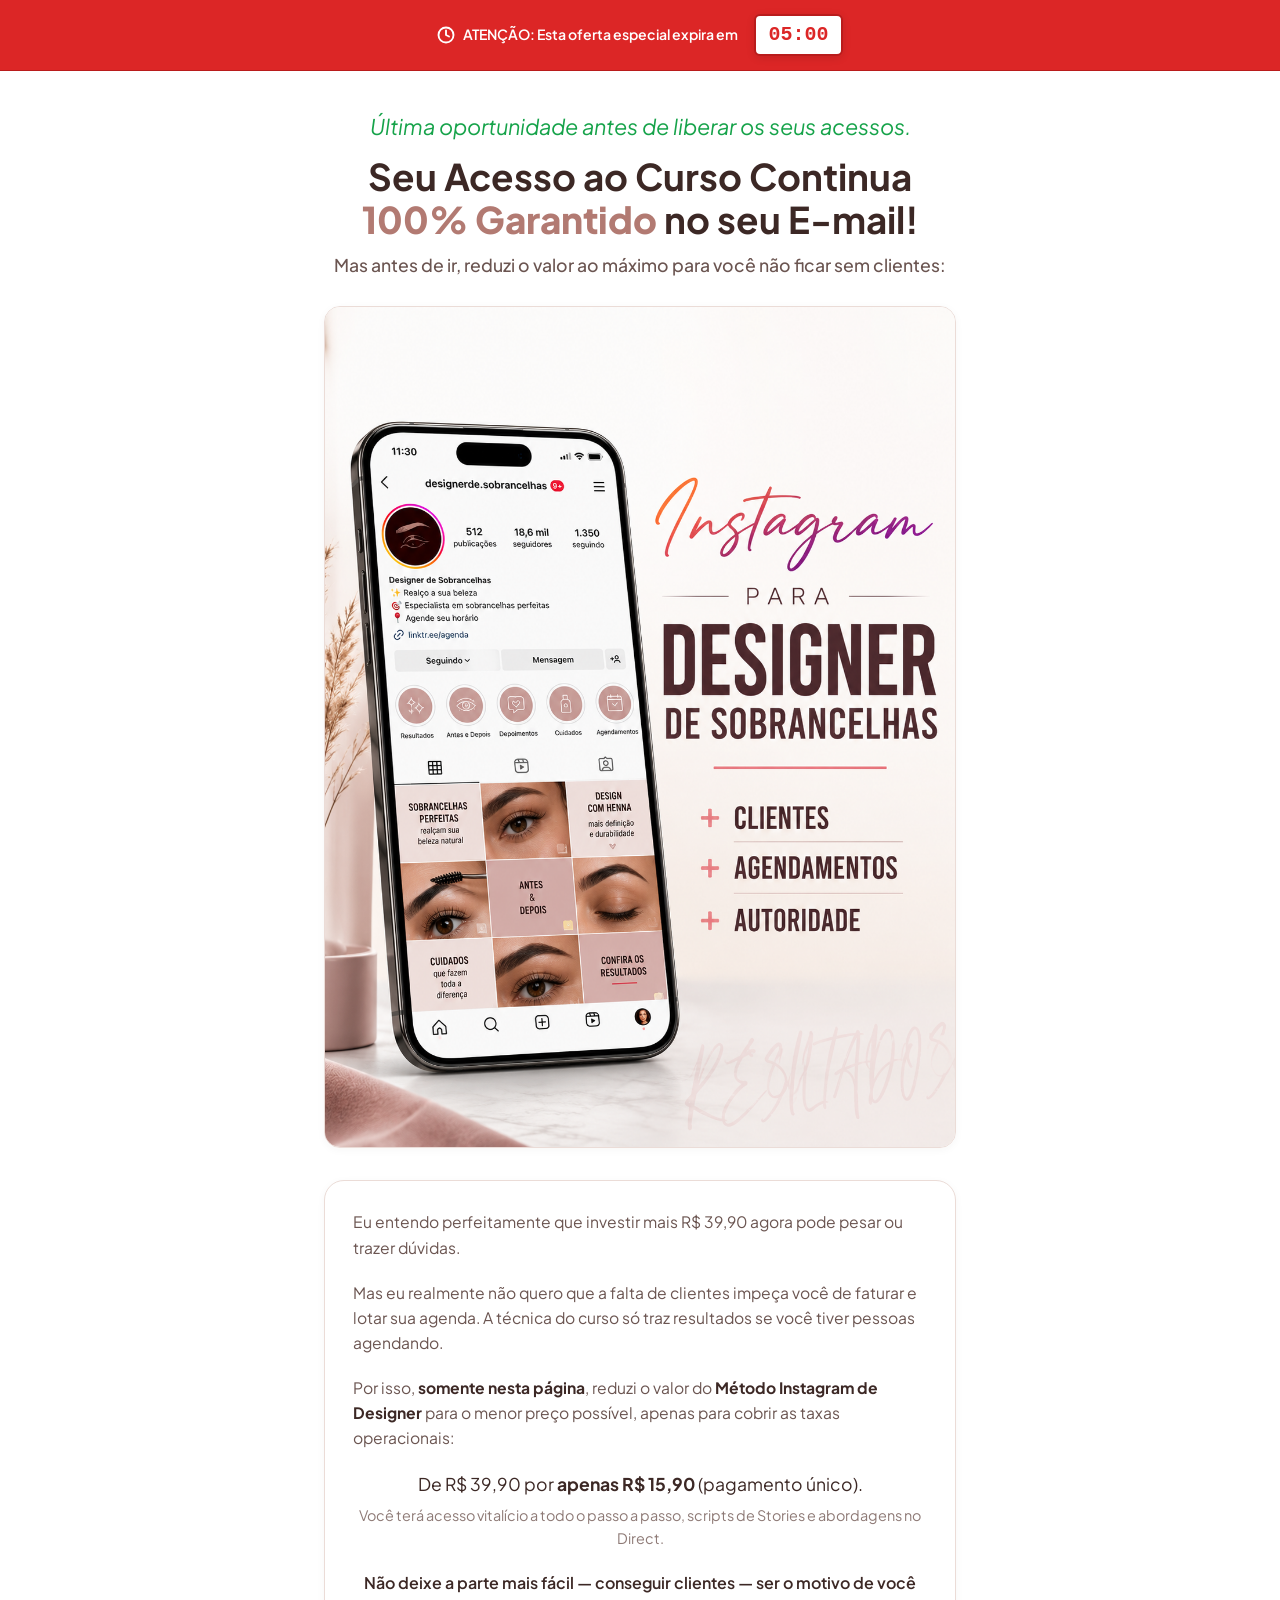
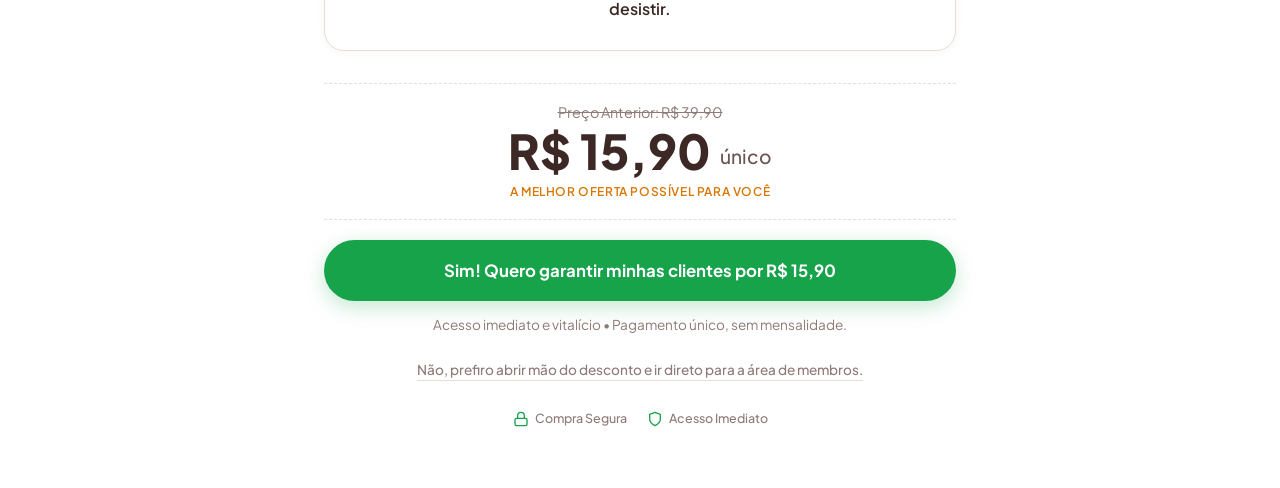
<file: downsell.html>
<!DOCTYPE html>
<html lang="pt-BR">

<head>
  <meta charset="UTF-8">
  <meta name="viewport" content="width=device-width, initial-scale=1.0">
  <title>Última Chance: Desconto Exclusivo — Sobrancelha Moderna</title>
  <link rel="preconnect" href="https://fonts.googleapis.com">
  <link rel="preconnect" href="https://fonts.gstatic.com" crossorigin>
  <link
    href="https://fonts.googleapis.com/css2?family=Plus+Jakarta+Sans:wght@400;500;600;700;800&family=Cormorant+Garamond:ital,wght@0,400;0,600;0,700;1,400;1,500&display=swap"
    rel="stylesheet">
  <link rel="stylesheet" href="upsell.css">
</head>

<body>

  <!-- STATUS BANNER TIMER -->
  <div class="status-banner timer-banner">
    <svg viewBox="0 0 24 24" fill="none" stroke="currentColor" stroke-width="2.5" stroke-linecap="round" stroke-linejoin="round" style="width: 18px; height: 18px;">
      <circle cx="12" cy="12" r="10"></circle>
      <polyline points="12 6 12 12 16 14"></polyline>
    </svg>
    <span>ATENÇÃO: Esta oferta especial expira em</span>
    <span class="timer-badge" id="timer">05:00</span>
  </div>

  <div class="funnel-container">
    
    <span class="hook-text">Última oportunidade antes de liberar os seus acessos.</span>
    
    <h1 class="headline" style="font-size: 2.3rem;">
      Seu Acesso ao Curso Continua <em>100% Garantido</em> no seu E-mail!
    </h1>

    <h2 style="font-size: 1.1rem; font-weight: 500; color: var(--text-medium); margin-top: -12px; margin-bottom: 28px;">
      Mas antes de ir, reduzi o valor ao máximo para você não ficar sem clientes:
    </h2>

    <!-- BANNER -->
    <img src="assets/banner.png" alt="Método Instagram de Designer" class="funnel-banner">

    <!-- SALES LETTER -->
    <div class="sales-letter" style="padding: 28px;">
      <p>Eu entendo perfeitamente que investir mais R$ 39,90 agora pode pesar ou trazer dúvidas.</p>
      
      <p>Mas eu realmente não quero que a falta de clientes impeça você de faturar e lotar sua agenda. A técnica do curso só traz resultados se você tiver pessoas agendando.</p>
      
      <p>Por isso, <strong>somente nesta página</strong>, reduzi o valor do <strong>Método Instagram de Designer</strong> para o menor preço possível, apenas para cobrir as taxas operacionais:</p>
      
      <p style="font-size: 1.1rem; text-align: center; color: var(--text-dark); margin-top: 12px; margin-bottom: 6px;">
        De R$ 39,90 por <strong>apenas R$ 15,90</strong> (pagamento único).
      </p>
      
      <p style="text-align: center; font-size: 0.9rem; color: var(--text-muted);">
        Você terá acesso vitalício a todo o passo a passo, scripts de Stories e abordagens no Direct.
      </p>

      <p style="text-align: center; font-size: 1rem; color: var(--text-dark); font-weight: 600; margin-top: 14px; margin-bottom: 0;">
        Não deixe a parte mais fácil — conseguir clientes — ser o motivo de você desistir.
      </p>
    </div>

    <!-- BOX DE PREÇO -->
    <div class="price-box" style="margin: 24px 0 20px; padding: 18px;">
      <span class="price-old">Preço Anterior: R$ 39,90</span>
      <div class="price-new">R$ 15,90 <span>único</span></div>
      <span class="price-tag" style="color: #d97706;">A melhor oferta possível para você</span>
    </div>

    <!-- CTA BUTTON -->
    <a href="https://pay.lowify.com.br/checkout?product_id=u496xn" class="cta-button cta-button-yellow">
      Sim! Quero garantir minhas clientes por R$ 15,90
    </a>

    <p style="text-align: center; font-size: 0.85rem; color: var(--text-muted); margin: 14px 0 0; line-height: 1.5;">
      Acesso imediato e vitalício • Pagamento único, sem mensalidade.
    </p>

    <!-- LINK DE RECUSA (DIRECIONA PARA MEMBROS.HTML) -->
    <a href="membros.html" class="no-thanks-link">
      Não, prefiro abrir mão do desconto e ir direto para a área de membros.
    </a>

    <!-- SECURITY SEALS -->
    <div class="security-row" style="margin-top: 28px;">
      <div class="security-item">
        <svg viewBox="0 0 24 24" fill="none" stroke="currentColor" stroke-linecap="round" stroke-linejoin="round">
          <rect x="3" y="11" width="18" height="11" rx="2" ry="2"></rect>
          <path d="M7 11V7a5 5 0 0 1 10 0v4"></path>
        </svg>
        <span>Compra Segura</span>
      </div>
      <div class="security-item">
        <svg viewBox="0 0 24 24" fill="none" stroke="currentColor" stroke-linecap="round" stroke-linejoin="round">
          <path d="M12 22s8-4 8-10V5l-8-3-8 3v7c0 6 8 10 8 10z"></path>
        </svg>
        <span>Acesso Imediato</span>
      </div>
    </div>

  </div>

  <!-- COUNTDOWN TIMER SCRIPT -->
  <script>
    function startTimer(duration, display) {
      let timer = duration, minutes, seconds;
      const interval = setInterval(function () {
        minutes = parseInt(timer / 60, 10);
        seconds = parseInt(timer % 60, 10);

        minutes = minutes < 10 ? "0" + minutes : minutes;
        seconds = seconds < 10 ? "0" + seconds : seconds;

        display.textContent = minutes + ":" + seconds;

        if (--timer < 0) {
          clearInterval(interval);
          display.textContent = "00:00";
        }
      }, 1000);
    }

    window.onload = function () {
      const fiveMinutes = 60 * 5;
      const display = document.querySelector('#timer');
      startTimer(fiveMinutes, display);
    };
  </script>

</body>

</html>
</file>
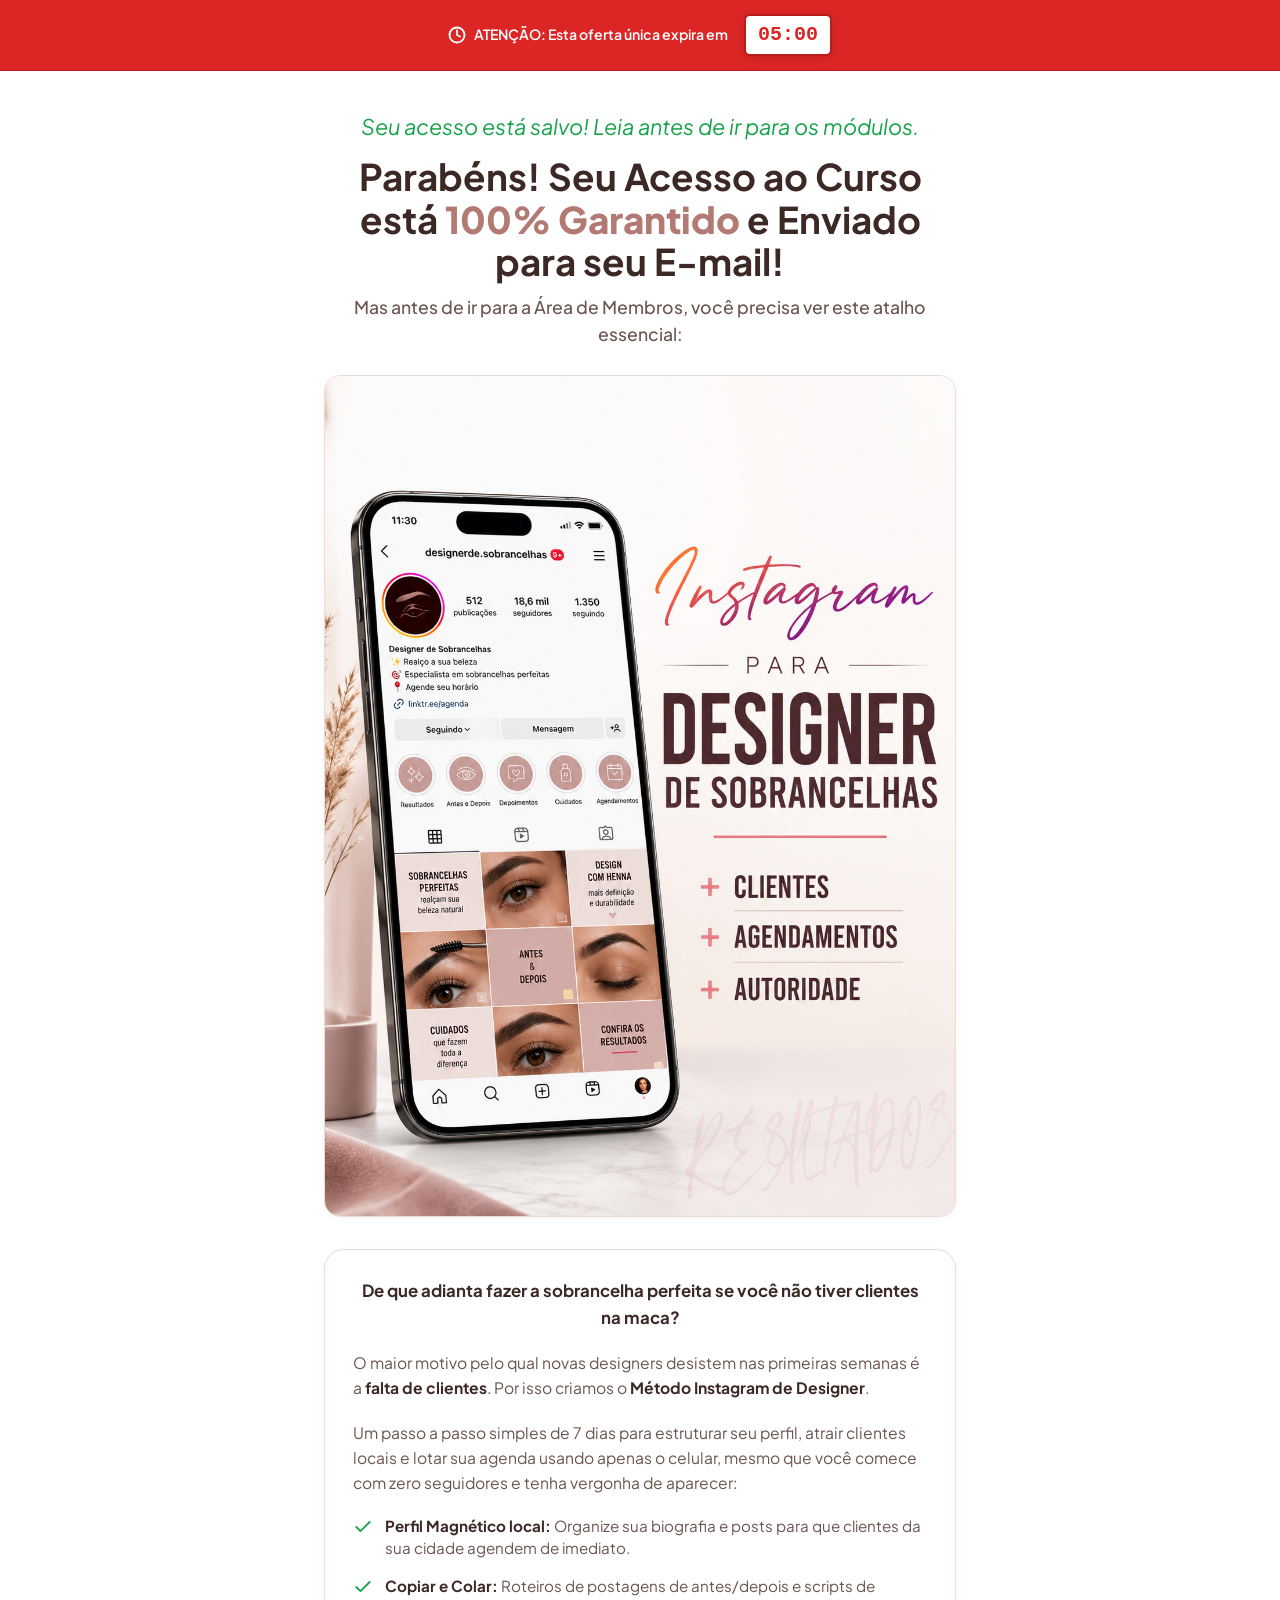
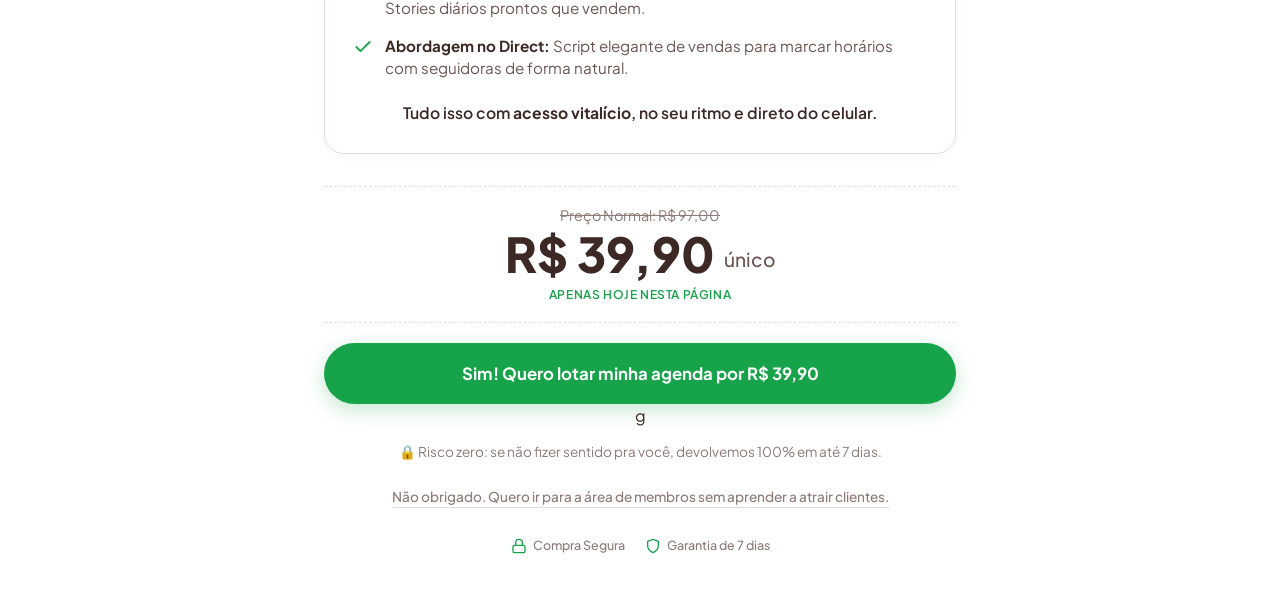
<file: upsell.html>
<!DOCTYPE html>
<html lang="pt-BR">

<head>
  <meta charset="UTF-8">
  <meta name="viewport" content="width=device-width, initial-scale=1.0">
  <title>Acesso Garantido! Oportunidade Especial — Sobrancelha Moderna</title>
  <link rel="preconnect" href="https://fonts.googleapis.com">
  <link rel="preconnect" href="https://fonts.gstatic.com" crossorigin>
  <link
    href="https://fonts.googleapis.com/css2?family=Plus+Jakarta+Sans:wght@400;500;600;700;800&family=Cormorant+Garamond:ital,wght@0,400;0,600;0,700;1,400;1,500&display=swap"
    rel="stylesheet">
  <link rel="stylesheet" href="upsell.css">
</head>

<body>

  <!-- STATUS BANNER TIMER -->
  <div class="status-banner timer-banner">
    <svg viewBox="0 0 24 24" fill="none" stroke="currentColor" stroke-width="2.5" stroke-linecap="round" stroke-linejoin="round" style="width: 18px; height: 18px;">
      <circle cx="12" cy="12" r="10"></circle>
      <polyline points="12 6 12 12 16 14"></polyline>
    </svg>
    <span>ATENÇÃO: Esta oferta única expira em</span>
    <span class="timer-badge" id="timer">05:00</span>
  </div>

  <div class="funnel-container">
    
    <span class="hook-text">Seu acesso está salvo! Leia antes de ir para os módulos.</span>
    
    <h1 class="headline" style="font-size: 2.3rem;">
      Parabéns! Seu Acesso ao Curso está <em>100% Garantido</em> e Enviado para seu E-mail!
    </h1>

    <h2 style="font-size: 1.1rem; font-weight: 500; color: var(--text-medium); margin-top: -12px; margin-bottom: 28px;">
      Mas antes de ir para a Área de Membros, você precisa ver este atalho essencial:
    </h2>

    <!-- BANNER -->
    <img src="assets/banner.png" alt="Método Instagram de Designer" class="funnel-banner">

    <!-- SALES LETTER -->
    <div class="sales-letter" style="padding: 28px;">
      <p style="font-size: 1.05rem; text-align: center; margin-bottom: 18px;">
        <strong>De que adianta fazer a sobrancelha perfeita se você não tiver clientes na maca?</strong>
      </p>
      
      <p>O maior motivo pelo qual novas designers desistem nas primeiras semanas é a <strong>falta de clientes</strong>. Por isso criamos o <strong>Método Instagram de Designer</strong>.</p>
      
      <p>Um passo a passo simples de 7 dias para estruturar seu perfil, atrair clientes locais e lotar sua agenda usando apenas o celular, mesmo que você comece com zero seguidores e tenha vergonha de aparecer:</p>

      <ul class="benefits-list" style="margin-top: 18px;">
        <li>
          <svg viewBox="0 0 24 24" fill="none" stroke="currentColor" stroke-linecap="round" stroke-linejoin="round">
            <polyline points="20 6 9 17 4 12"></polyline>
          </svg>
          <div><strong>Perfil Magnético local:</strong> Organize sua biografia e posts para que clientes da sua cidade agendem de imediato.</div>
        </li>
        <li>
          <svg viewBox="0 0 24 24" fill="none" stroke="currentColor" stroke-linecap="round" stroke-linejoin="round">
            <polyline points="20 6 9 17 4 12"></polyline>
          </svg>
          <div><strong>Copiar e Colar:</strong> Roteiros de postagens de antes/depois e scripts de Stories diários prontos que vendem.</div>
        </li>
        <li>
          <svg viewBox="0 0 24 24" fill="none" stroke="currentColor" stroke-linecap="round" stroke-linejoin="round">
            <polyline points="20 6 9 17 4 12"></polyline>
          </svg>
          <div><strong>Abordagem no Direct:</strong> Script elegante de vendas para marcar horários com seguidoras de forma natural.</div>
        </li>
      </ul>

      <p style="text-align: center; margin-top: 20px; margin-bottom: 0; font-weight: 600; color: var(--text-dark);">
        Tudo isso com <strong>acesso vitalício</strong>, no seu ritmo e direto do celular.
      </p>
    </div>

    <!-- PROVA SOCIAL (opcional): cole aqui um print ou número REAL de clientes/depoimentos para aumentar a conversão. -->

    <!-- BOX DE PREÇO -->
    <div class="price-box" style="margin: 24px 0 20px; padding: 18px;">
      <span class="price-old">Preço Normal: R$ 97,00</span>
      <div class="price-new">R$ 39,90 <span>único</span></div>
      <span class="price-tag">Apenas hoje nesta página</span>
    </div>

    <!-- CTA BUTTON -->
    <a href="https://pay.wiapy.com/DshhWDdM7fT" class="cta-button">
      Sim! Quero lotar minha agenda por R$ 39,90
    </a>g

    <p style="text-align: center; font-size: 0.85rem; color: var(--text-muted); margin: 14px 0 0; line-height: 1.5;">
      🔒 Risco zero: se não fizer sentido pra você, devolvemos 100% em até 7 dias.
    </p>

    <!-- LINK DE RECUSA (DIRECIONA PARA DOWNSELL.HTML) -->
    <a href="downsell.html" class="no-thanks-link">
      Não obrigado. Quero ir para a área de membros sem aprender a atrair clientes.
    </a>

    <!-- SECURITY SEALS -->
    <div class="security-row" style="margin-top: 28px;">
      <div class="security-item">
        <svg viewBox="0 0 24 24" fill="none" stroke="currentColor" stroke-linecap="round" stroke-linejoin="round">
          <rect x="3" y="11" width="18" height="11" rx="2" ry="2"></rect>
          <path d="M7 11V7a5 5 0 0 1 10 0v4"></path>
        </svg>
        <span>Compra Segura</span>
      </div>
      <div class="security-item">
        <svg viewBox="0 0 24 24" fill="none" stroke="currentColor" stroke-linecap="round" stroke-linejoin="round">
          <path d="M12 22s8-4 8-10V5l-8-3-8 3v7c0 6 8 10 8 10z"></path>
        </svg>
        <span>Garantia de 7 dias</span>
      </div>
    </div>

  </div>

  <!-- COUNTDOWN TIMER SCRIPT -->
  <script>
    function startTimer(duration, display) {
      let timer = duration, minutes, seconds;
      const interval = setInterval(function () {
        minutes = parseInt(timer / 60, 10);
        seconds = parseInt(timer % 60, 10);

        minutes = minutes < 10 ? "0" + minutes : minutes;
        seconds = seconds < 10 ? "0" + seconds : seconds;

        display.textContent = minutes + ":" + seconds;

        if (--timer < 0) {
          clearInterval(interval);
          display.textContent = "00:00";
        }
      }, 1000);
    }

    window.onload = function () {
      const fiveMinutes = 60 * 5;
      const display = document.querySelector('#timer');
      startTimer(fiveMinutes, display);
    };
  </script>

</body>

</html>
</file>
<file: upsell.css>
/* 
 * Funil de Vendas — Sobrancelha Moderna
 * Estilos compartilhados para Upsell e Downsell
 */

:root {
  --bg-app: #ffffff; /* Fundo Branco */
  --bg-card: #ffffff;
  --border-color: #ebdcd7;
  --border-color-light: #f4ece9;
  
  --text-dark: #3c2825;
  --text-medium: #6b5551;
  --text-muted: #8e7a76;
  
  --accent-pink: #16a34a; /* Verde de conversão */
  --accent-pink-hover: #15803d;
  --accent-bg-active: #ebdcd7;
  --accent-bg-pill: #a06860;
  
  --green: #4f7e6b;
  --green-bg: #e6eef0;
  
  --shadow-sm: 0 2px 8px rgba(60, 40, 37, 0.04);
  --shadow-md: 0 8px 24px rgba(60, 40, 37, 0.06);
  --shadow-lg: 0 16px 36px rgba(60, 40, 37, 0.08);
  
  --font-serif: 'Plus Jakarta Sans', -apple-system, sans-serif; /* Letra Normal */
  --font-sans: 'Plus Jakarta Sans', -apple-system, sans-serif;
}

/* ========== RESET ========== */
* {
  box-sizing: border-box;
  margin: 0;
  padding: 0;
}

body {
  font-family: var(--font-sans);
  background-color: var(--bg-app);
  color: var(--text-dark);
  line-height: 1.5;
  -webkit-font-smoothing: antialiased;
  min-height: 100vh;
}

a {
  color: inherit;
  text-decoration: none;
}

/* ========== HEADER STATUS BANNER ========== */
.status-banner {
  background-color: var(--green-bg);
  border-bottom: 1px solid rgba(79, 126, 107, 0.15);
  color: var(--green);
  text-align: center;
  padding: 14px 20px;
  font-size: 0.88rem;
  font-weight: 600;
  display: flex;
  align-items: center;
  justify-content: center;
  gap: 8px;
}

.status-banner svg {
  width: 16px;
  height: 16px;
  stroke-width: 2.5;
  flex-shrink: 0;
}

/* ========== CONTAINER PRINCIPAL ========== */
.funnel-container {
  max-width: 680px;
  margin: 0 auto;
  padding: 40px 24px 60px;
  text-align: center;
}

/* Top Badge / Hook */
.hook-text {
  font-family: var(--font-serif);
  font-style: italic;
  font-size: 1.35rem;
  color: var(--accent-pink);
  margin-bottom: 12px;
  display: block;
}

/* Headlines */
.headline {
  font-family: var(--font-serif);
  font-size: 2.6rem;
  font-weight: 700;
  line-height: 1.15;
  color: var(--text-dark);
  margin-bottom: 24px;
}

.headline em {
  font-style: normal;
  font-weight: 800;
  color: #b27a72; /* Terracota elegante no destaque */
}

/* Video / Image Mockup */
/* Banner */
.funnel-banner {
  width: 100%;
  max-width: 100%;
  border-radius: 16px;
  border: 1px solid var(--border-color);
  box-shadow: var(--shadow-sm);
  margin-bottom: 32px;
  display: block;
}

/* Letter Content (Persuasion) */
.sales-letter {
  text-align: left;
  background-color: var(--bg-card);
  border: 1px solid var(--border-color);
  border-radius: 20px;
  padding: 36px;
  margin-bottom: 32px;
  box-shadow: var(--shadow-sm);
}

.sales-letter p {
  color: var(--text-medium);
  font-size: 0.98rem;
  line-height: 1.6;
  margin-bottom: 20px;
}

.sales-letter p strong {
  color: var(--text-dark);
}

.sales-letter p:last-of-type {
  margin-bottom: 0;
}

/* Bullet Points */
.benefits-list {
  list-style: none;
  margin-top: 24px;
  display: flex;
  flex-direction: column;
  gap: 16px;
}

.benefits-list li {
  display: flex;
  align-items: flex-start;
  gap: 12px;
  font-size: 0.95rem;
  color: var(--text-medium);
  line-height: 1.45;
}

.benefits-list li svg {
  width: 20px;
  height: 20px;
  color: var(--accent-pink);
  stroke-width: 2.2;
  flex-shrink: 0;
  margin-top: 2px;
}

.benefits-list li strong {
  color: var(--text-dark);
}

/* ========== BOX DE PREÇO E CTA ========== */
.price-box {
  margin: 36px 0 24px;
  padding: 24px;
  border-top: 1.5px dashed var(--border-color);
  border-bottom: 1.5px dashed var(--border-color);
  display: flex;
  flex-direction: column;
  align-items: center;
}

.price-old {
  font-size: 0.9rem;
  color: var(--text-muted);
  text-decoration: line-through;
  margin-bottom: 4px;
}

.price-new {
  font-family: var(--font-sans);
  font-size: 3rem;
  font-weight: 800;
  color: var(--text-dark);
  line-height: 1;
  margin-bottom: 8px;
}

.price-new span {
  font-size: 1.2rem;
  font-weight: 500;
  color: var(--text-medium);
  vertical-align: middle;
}

.price-tag {
  font-size: 0.75rem;
  font-weight: 600;
  color: var(--accent-pink);
  text-transform: uppercase;
  letter-spacing: 0.05em;
}

/* CTA Buttons */
.cta-button {
  display: flex;
  align-items: center;
  justify-content: center;
  gap: 10px;
  background-color: var(--accent-pink);
  color: #ffffff;
  border: none;
  width: 100%;
  padding: 18px 24px;
  font-size: 1.05rem;
  font-weight: 700;
  border-radius: 100px;
  cursor: pointer;
  box-shadow: 0 6px 20px rgba(22, 163, 74, 0.25);
  transition: background-color 0.2s, transform 0.2s, box-shadow 0.2s;
  text-align: center;
  animation: pulse-shadow 2s infinite;
}

.cta-button:hover {
  background-color: var(--accent-pink-hover);
  transform: translateY(-2px);
  box-shadow: 0 8px 24px rgba(22, 163, 74, 0.35);
}

.cta-button svg {
  width: 20px;
  height: 20px;
  stroke-width: 2.5;
}

.cta-button-yellow {
  background-color: var(--accent-pink);
  box-shadow: 0 6px 20px rgba(22, 163, 74, 0.25);
}

.cta-button-yellow:hover {
  background-color: var(--accent-pink-hover);
  box-shadow: 0 8px 24px rgba(22, 163, 74, 0.35);
}

/* Refusal link */
.no-thanks-link {
  display: inline-block;
  margin-top: 24px;
  font-size: 0.85rem;
  color: var(--text-muted);
  font-weight: 500;
  border-bottom: 1px solid var(--border-color);
  transition: color 0.2s, border-color 0.2s;
}

.no-thanks-link:hover {
  color: var(--accent-pink-hover);
  border-color: var(--accent-pink-hover);
}

/* Security Seals */
.security-row {
  display: flex;
  align-items: center;
  justify-content: center;
  gap: 20px;
  margin-top: 36px;
  color: var(--text-muted);
  font-size: 0.78rem;
  font-weight: 500;
}

.security-item {
  display: flex;
  align-items: center;
  gap: 6px;
}

.security-item svg {
  width: 16px;
  height: 16px;
  stroke-width: 2;
  color: var(--accent-pink);
}

/* ========== PULSING KEYFRAME ========== */
@keyframes pulse-shadow {
  0% {
    box-shadow: 0 0 0 0 rgba(22, 163, 74, 0.4);
  }
  70% {
    box-shadow: 0 0 0 10px rgba(22, 163, 74, 0);
  }
  100% {
    box-shadow: 0 0 0 0 rgba(22, 163, 74, 0);
  }
}

/* ========== RESPONSIVIDADE ========== */
@media (max-width: 768px) {
  .headline {
    font-size: 2rem;
  }
  
  .sales-letter {
    padding: 24px;
  }
  
  .cta-button {
    font-size: 0.95rem;
    padding: 16px 20px;
  }
}

/* ========== TIMER BAR AND BADGE ========== */
.status-banner.timer-banner {
  background-color: #dc2626; /* Vermelho Vermelho */
  border-bottom: 1px solid #b91c1c;
  color: #ffffff;
}

.timer-badge {
  font-family: monospace;
  font-weight: 900;
  color: #dc2626;
  background-color: #ffffff; /* Fundo Branco no contador */
  padding: 4px 12px;
  border-radius: 6px;
  margin-left: 8px;
  font-size: 1.25rem; /* Aumenta a letra */
  display: inline-flex;
  align-items: center;
  justify-content: center;
  min-width: 70px;
  border: 2px solid #b91c1c; /* Borda mais grossa */
  box-shadow: 0 2px 8px rgba(0, 0, 0, 0.1);
}
</file>
